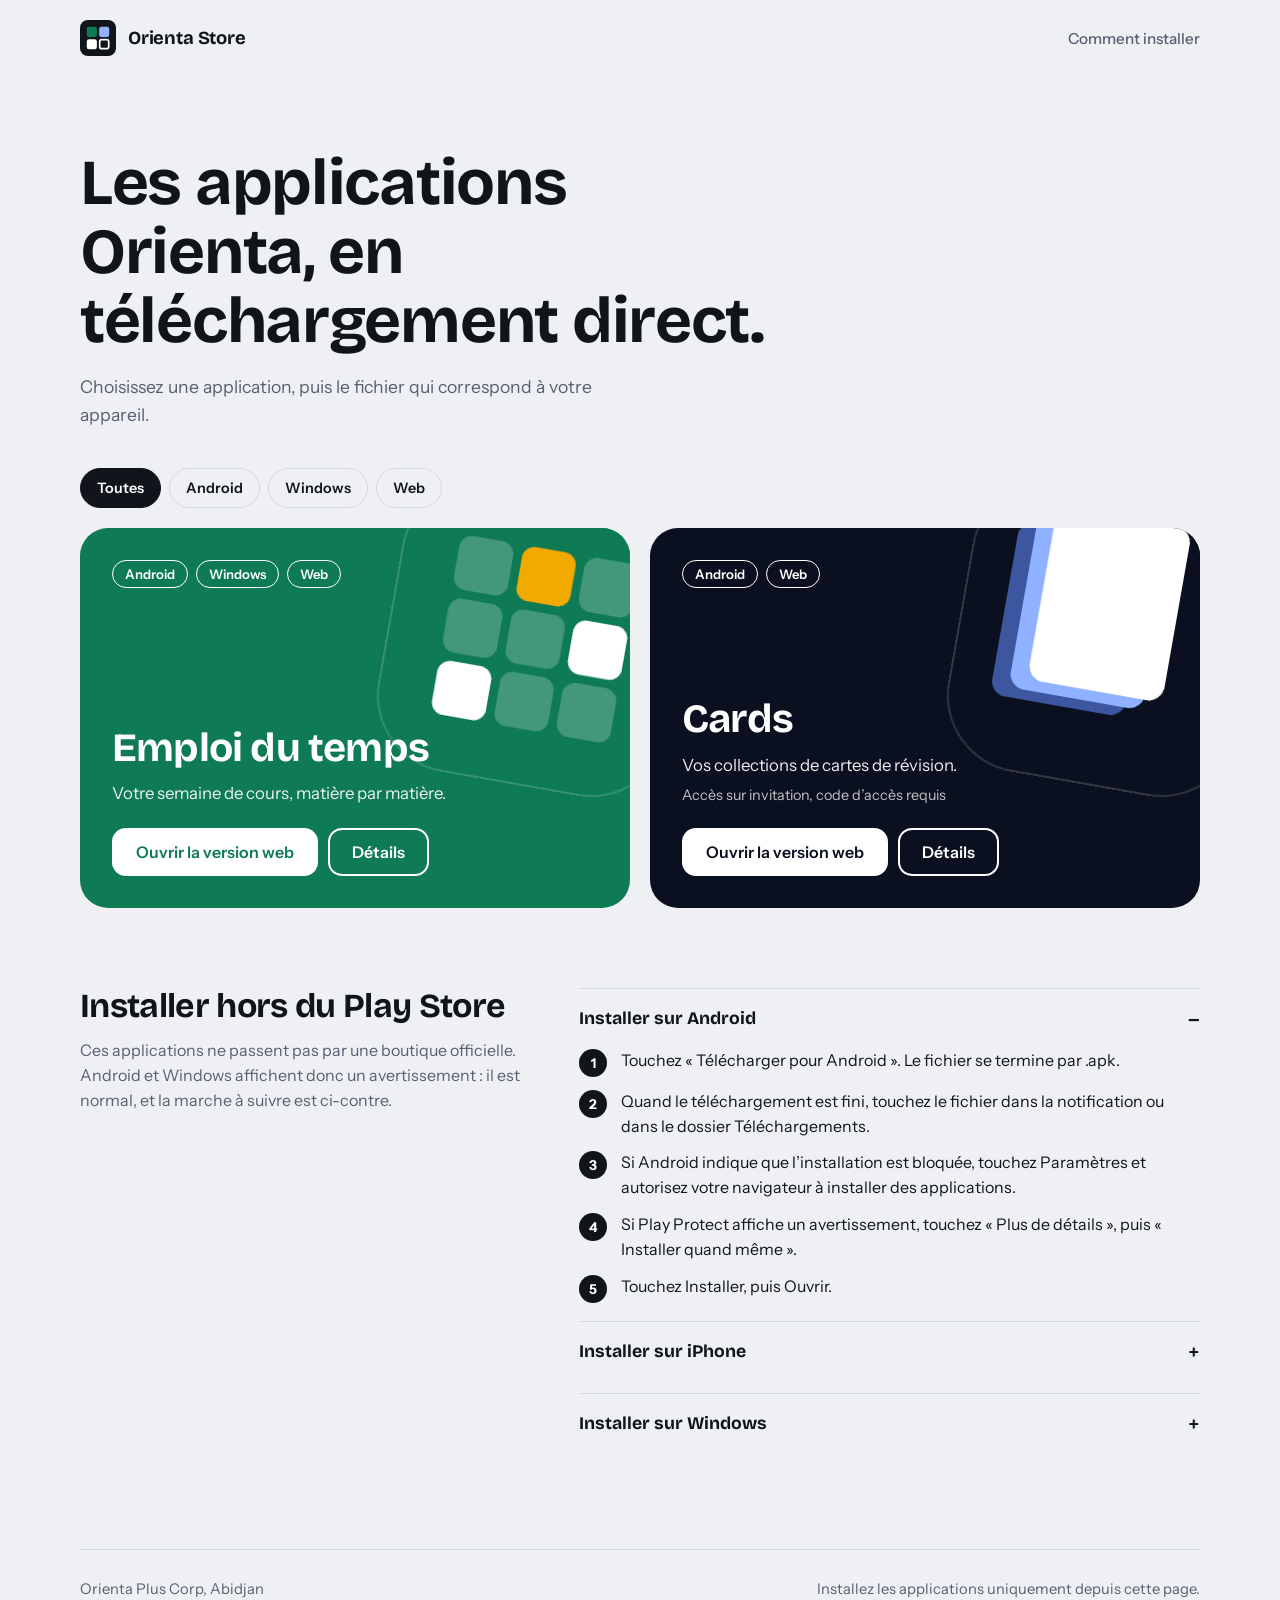
<file: index.html>
<!doctype html>
<html lang="fr">
<head>
  <meta charset="utf-8">
  <meta name="viewport" content="width=device-width, initial-scale=1, viewport-fit=cover">
  <title>Orienta Store</title>
  <meta name="description" content="Les applications Orienta Plus en téléchargement direct : Android et Windows.">
  <meta name="theme-color" content="#10141B">
  <link rel="icon" href="icons/store.svg" type="image/svg+xml">
  <link rel="stylesheet" href="css/fonts.css">
  <link rel="stylesheet" href="css/store.css">
</head>
<body>
  <div id="app"></div>
  <noscript><p style="padding:24px;font-family:system-ui">Cette page a besoin de JavaScript pour afficher les applications.</p></noscript>
  <script src="js/apps.js"></script>
  <script src="js/store.js"></script>
</body>
</html>
</file>
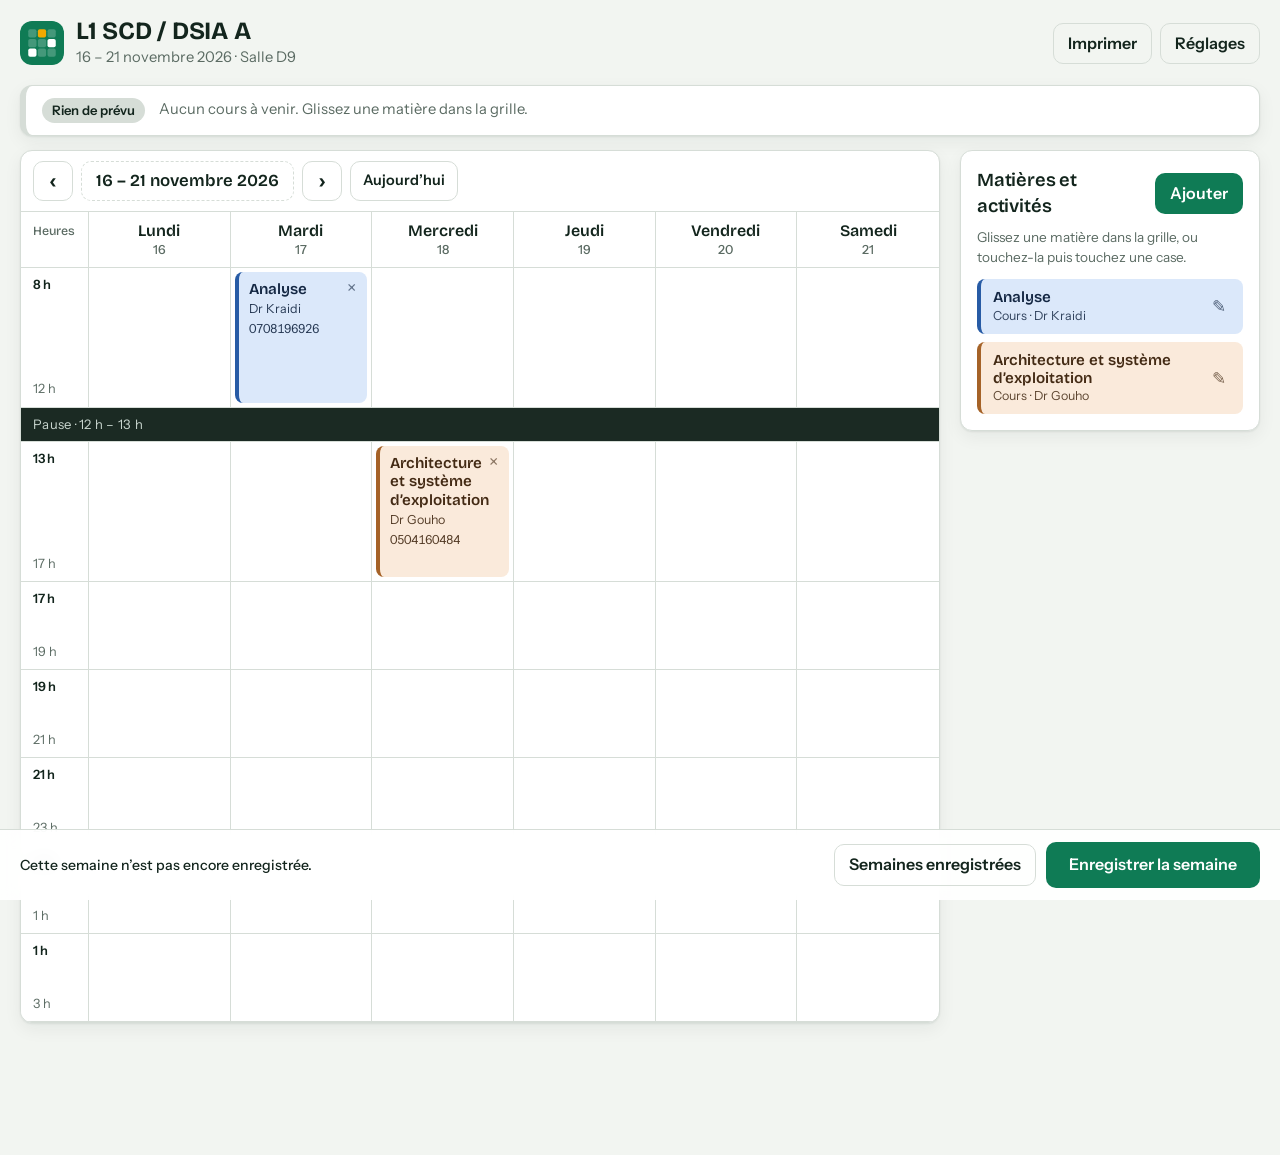
<file: emploi-du-temps/index.html>
<!doctype html>
<html lang="fr">
<head>
  <meta charset="utf-8">
  <meta http-equiv="Content-Security-Policy" content="default-src 'self'; style-src 'self' 'unsafe-inline'; img-src 'self' data: blob:; font-src 'self'; script-src 'self'">
  <meta name="viewport" content="width=device-width, initial-scale=1, viewport-fit=cover">
  <title>Emploi du temps</title>
  <meta name="description" content="Emploi du temps de la semaine avec matières et activités en glisser-déposer.">
  <meta name="theme-color" content="#0F7B55">
  <link rel="manifest" href="manifest.webmanifest">
  <link rel="icon" href="icons/icon.svg" type="image/svg+xml">
  <meta name="apple-mobile-web-app-capable" content="yes">
  <meta name="mobile-web-app-capable" content="yes">
  <meta name="apple-mobile-web-app-title" content="Emploi du temps">
  <meta name="apple-mobile-web-app-status-bar-style" content="default">
  <link rel="apple-touch-icon" href="icons/apple-touch-icon.png">
  <link rel="stylesheet" href="css/fonts.css">
  <link rel="stylesheet" href="css/style.css">
</head>
<body>
  <header class="top">
    <div class="brand">
      <img src="icons/icon.svg" alt="" width="44" height="44">
      <div>
        <h1 id="title">Emploi du temps</h1>
        <p id="subtitle" class="subtitle"></p>
      </div>
    </div>
    <div class="top-actions">
      <button id="btnPrint" type="button" class="ghost">Imprimer</button>
      <button id="btnSettings" type="button" class="ghost">Réglages</button>
    </div>
  </header>

  <section id="banner" class="banner" aria-live="polite"></section>

  <div class="layout">
    <section class="board" aria-label="Emploi du temps de la semaine">
      <div class="weekbar">
        <button id="wkPrev" type="button" class="icon-btn" aria-label="Semaine précédente">‹</button>
        <button id="wkLabel" type="button" class="week-label" aria-label="Changer l’intervalle de la semaine"></button>
        <button id="wkNext" type="button" class="icon-btn" aria-label="Semaine suivante">›</button>
        <button id="wkToday" type="button" class="ghost small">Aujourd’hui</button>
        <button id="wkCopy" type="button" class="ghost small" hidden>Copier la semaine précédente</button>
      </div>
      <div class="board-scroll">
        <div id="grid" class="grid" role="grid"></div>
      </div>
    </section>

    <aside class="library" aria-label="Matières et activités">
      <div class="lib-head">
        <h2>Matières et activités</h2>
        <button id="btnAdd" type="button" class="primary">Ajouter</button>
      </div>
      <p id="hint" class="hint"></p>
      <ul id="list" class="list"></ul>
    </aside>
  </div>

  <!-- Matière / activité -->
  <dialog id="subjectDialog">
    <form id="subjectForm" autocomplete="off">
      <h2 id="sdTitle">Nouvelle matière</h2>
      <label>Nom
        <input name="name" required maxlength="80" placeholder="Ex. Analyse">
      </label>
      <label>Enseignant
        <input name="teacher" maxlength="60" placeholder="Ex. Dr Kraidi">
      </label>
      <label>Téléphone
        <input name="phone" type="tel" inputmode="tel" maxlength="30" placeholder="Ex. 07 08 19 69 26">
      </label>
      <label>Salle
        <input name="room" maxlength="30" placeholder="Ex. D9">
      </label>
      <fieldset>
        <legend>Type</legend>
        <div id="kinds" class="kinds"></div>
      </fieldset>
      <fieldset>
        <legend>Couleur</legend>
        <div id="swatches" class="swatches"></div>
      </fieldset>
      <div class="actions">
        <button id="sdDelete" type="button" class="danger">Supprimer</button>
        <span class="spacer"></span>
        <button id="sdCancel" type="button" class="ghost">Annuler</button>
        <button type="submit" class="primary">Enregistrer</button>
      </div>
    </form>
  </dialog>

  <!-- Réglages -->
  <dialog id="settingsDialog">
    <form id="settingsForm" autocomplete="off">
      <h2>Réglages</h2>
      <label>Classe
        <input name="title" maxlength="60" placeholder="Ex. L1 SCD / DSIA A">
      </label>
      <label>Salle
        <input name="room" maxlength="40" placeholder="Ex. Salle D9">
      </label>
      <div class="data-box">
        <p>Sauvegarde</p>
        <div class="row">
          <button id="btnExport" type="button" class="ghost">Exporter (.json)</button>
          <button id="btnImport" type="button" class="ghost">Importer</button>
          <button id="btnReset" type="button" class="danger">Tout réinitialiser</button>
        </div>
        <input id="fileImport" type="file" accept="application/json,.json" hidden>
      </div>
      <div class="actions">
        <span class="spacer"></span>
        <button id="stCancel" type="button" class="ghost">Annuler</button>
        <button type="submit" class="primary">Enregistrer</button>
      </div>
    </form>
  </dialog>

  <!-- Intervalle de la semaine -->
  <dialog id="weekDialog">
    <form id="weekForm">
      <h2>Intervalle de la semaine</h2>
      <div class="two">
        <label>Du <input type="date" name="start" required></label>
        <label>Au <input type="date" name="end" required></label>
      </div>
      <p class="note">7 jours au maximum. Les colonnes restent lundi → samedi ; les dates s’affichent sous chaque jour.</p>
      <div class="actions">
        <button id="wkDelete" type="button" class="danger">Supprimer cette semaine</button>
        <span class="spacer"></span>
        <button id="wkCancel" type="button" class="ghost">Annuler</button>
        <button type="submit" class="primary">Valider</button>
      </div>
    </form>
  </dialog>

  <!-- Semaines enregistrées -->
  <dialog id="historyDialog">
    <h2>Semaines enregistrées</h2>
    <p class="note">Gardées sur cet appareil uniquement. Pour une copie ailleurs, télécharge le fichier .txt.</p>
    <ul id="savedList" class="saved-list"></ul>
    <div class="actions">
      <span class="spacer"></span>
      <button id="hsClose" type="button" class="ghost">Fermer</button>
    </div>
  </dialog>

  <div class="savebar">
    <span id="saveStatus" class="save-status"></span>
    <button id="btnHistory" type="button" class="ghost">Semaines enregistrées</button>
    <button id="btnSave" type="button" class="primary">Enregistrer la semaine</button>
  </div>

  <div id="toast" class="toast" role="status" aria-live="polite"></div>

  <script src="js/data.js"></script>
  <script src="js/store.js"></script>
  <script src="js/app.js"></script>
</body>
</html>
</file>
<file: css/fonts.css>
/* Polices embarquées : l'appli fonctionne sans Internet. */
@font-face { font-family: 'Bricolage Grotesque'; font-weight: 200 800; font-display: swap;
  src: url(../fonts/bricolage-grotesque-latin-ext-wght-normal.woff2) format('woff2');
  unicode-range: U+0100-02BA,U+02BD-02C5,U+02C7-02CC,U+02CE-02D7,U+02DD-02FF,U+0304,U+0308,U+0329,U+1D00-1DBF,U+1E00-1E9F,U+1EF2-1EFF,U+2020,U+20A0-20AB,U+20AD-20C0,U+2113,U+2C60-2C7F,U+A720-A7FF; }
@font-face { font-family: 'Bricolage Grotesque'; font-weight: 200 800; font-display: swap;
  src: url(../fonts/bricolage-grotesque-latin-wght-normal.woff2) format('woff2');
  unicode-range: U+0000-00FF,U+0131,U+0152-0153,U+02BB-02BC,U+02C6,U+02DA,U+02DC,U+0304,U+0308,U+0329,U+2000-206F,U+20AC,U+2122,U+2191,U+2193,U+2212,U+2215,U+FEFF,U+FFFD; }
@font-face { font-family: 'Instrument Sans'; font-weight: 400 700; font-display: swap;
  src: url(../fonts/instrument-sans-latin-ext-wght-normal.woff2) format('woff2');
  unicode-range: U+0100-02BA,U+02BD-02C5,U+02C7-02CC,U+02CE-02D7,U+02DD-02FF,U+0304,U+0308,U+0329,U+1D00-1DBF,U+1E00-1E9F,U+1EF2-1EFF,U+2020,U+20A0-20AB,U+20AD-20C0,U+2113,U+2C60-2C7F,U+A720-A7FF; }
@font-face { font-family: 'Instrument Sans'; font-weight: 400 700; font-display: swap;
  src: url(../fonts/instrument-sans-latin-wght-normal.woff2) format('woff2');
  unicode-range: U+0000-00FF,U+0131,U+0152-0153,U+02BB-02BC,U+02C6,U+02DA,U+02DC,U+0304,U+0308,U+0329,U+2000-206F,U+20AC,U+2122,U+2191,U+2193,U+2212,U+2215,U+FEFF,U+FFFD; }
</file>
<file: css/store.css>
:root {
  --bg: #EEF0F3;
  --surface: #FFFFFF;
  --ink: #10141B;
  --muted: #566070;
  --line: #D6DAE1;
  --focus: #2B59E0;
  --font-display: 'Bricolage Grotesque', 'Segoe UI', system-ui, sans-serif;
  --font-body: 'Instrument Sans', 'Segoe UI', system-ui, sans-serif;
  --gutter: clamp(16px, 4vw, 40px);
  color-scheme: light;
}
* { box-sizing: border-box; }
html { -webkit-text-size-adjust: 100%; }
body {
  margin: 0; background: var(--bg); color: var(--ink);
  font: 400 1rem/1.55 var(--font-body);
  -webkit-font-smoothing: antialiased;
}
h1, h2, h3 { font-family: var(--font-display); margin: 0; line-height: 1.08; letter-spacing: -.02em; }
a { color: inherit; }
img { display: block; max-width: 100%; }
:focus-visible { outline: 3px solid var(--focus); outline-offset: 3px; border-radius: 6px; }
main:focus, main:focus-visible { outline: none; }

.wrap { width: min(1120px, 100% - 2 * var(--gutter)); margin-inline: auto; }

/* ---- barre du haut ---- */
.bar { display: flex; align-items: center; justify-content: space-between; gap: 16px; padding-block: 20px; }
.brand { display: inline-flex; align-items: center; gap: 12px; text-decoration: none; font: 700 1.15rem var(--font-display); letter-spacing: -.01em; }
.brand img { width: 36px; height: 36px; }
.bar nav a { font-weight: 500; font-size: .95rem; color: var(--muted); text-decoration: none; padding: 8px 0; }
.bar nav a:hover { color: var(--ink); text-decoration: underline; text-underline-offset: 4px; }

/* ---- accueil ---- */
.hero { padding: clamp(28px, 6vw, 72px) 0 clamp(24px, 4vw, 40px); }
.hero h1 { font-size: clamp(2.1rem, 6vw, 4rem); font-weight: 700; max-width: 17ch; }
.hero p { margin: 18px 0 0; max-width: 46ch; font-size: 1.1rem; color: var(--muted); }
.hero .device { color: var(--ink); font-weight: 600; }

.tools { display: flex; flex-wrap: wrap; align-items: center; gap: 10px; margin-bottom: 20px; }
.chips { display: flex; flex-wrap: wrap; gap: 8px; }
.chip {
  font: 600 .9rem var(--font-body); padding: 9px 16px; min-height: 40px; border-radius: 999px;
  border: 1.5px solid var(--line); background: transparent; color: var(--ink); cursor: pointer;
}
.chip[aria-pressed="true"] { background: var(--ink); border-color: var(--ink); color: #fff; }
.search { margin-left: auto; min-width: min(260px, 100%); font: inherit; padding: 9px 14px; min-height: 40px; border-radius: 999px; border: 1.5px solid var(--line); background: var(--surface); }

.tiles { display: grid; gap: 16px; grid-template-columns: 1fr; }
@media (min-width: 760px) { .tiles { grid-template-columns: 1fr 1fr; gap: 20px; } }

.tile {
  position: relative; overflow: hidden; isolation: isolate;
  min-height: 380px; padding: clamp(22px, 3vw, 32px);
  border-radius: 28px; background: var(--app); color: var(--app-ink);
  display: flex; flex-direction: column; justify-content: space-between; gap: 40px;
}
.tile .big {
  position: absolute; z-index: -1; pointer-events: none;
  width: clamp(200px, 26vw, 290px); aspect-ratio: 1; border-radius: 26%;
  right: -9%; top: -9%; transform: rotate(10deg);
  box-shadow: 0 0 0 2px rgba(255,255,255,.16);
  animation: settle .9s cubic-bezier(.2,.7,.2,1) both;
}
@keyframes settle { from { transform: rotate(24deg) translate(30px,-30px); opacity: 0; } to { transform: rotate(10deg); opacity: 1; } }
.tile .badges { display: flex; flex-wrap: wrap; gap: 8px; max-width: 60%; }
.badge { font: 600 .82rem var(--font-body); padding: 5px 12px; border-radius: 999px; border: 1.5px solid currentColor; }
.tile h2 { font-size: clamp(1.9rem, 3.6vw, 2.5rem); }
.tile h2 a { text-decoration: none; }
.tile h2 a::after { content: ''; position: absolute; inset: 0; z-index: 0; }
.tile h2 a:focus-visible { outline: none; }
.tile:has(h2 a:focus-visible) { outline: 3px solid var(--focus); outline-offset: 3px; }
.tile .tag { margin: 10px 0 0; max-width: 32ch; opacity: .92; font-size: 1.05rem; }
.tile .meta { margin: 6px 0 0; font-size: .9rem; opacity: .75; }
.actions { position: relative; z-index: 1; display: flex; flex-wrap: wrap; gap: 10px; margin-top: 22px; }

.btn {
  display: inline-flex; align-items: center; justify-content: center; gap: 8px;
  font: 600 1rem var(--font-body); min-height: 48px; padding: 12px 22px; border-radius: 14px;
  text-decoration: none; border: 2px solid transparent; cursor: pointer;
}
.btn-main { background: #fff; color: var(--app); }
.btn-ghost { border-color: currentColor; color: inherit; background: transparent; }
.btn-ink { background: var(--ink); color: #fff; }
.btn[aria-disabled="true"] { opacity: .6; cursor: default; }

/* ---- aide à l'installation ---- */
.help { margin-top: clamp(40px, 7vw, 80px); display: grid; gap: 28px; grid-template-columns: 1fr; }
@media (min-width: 860px) { .help { grid-template-columns: 5fr 7fr; gap: 56px; } }
.help h2 { font-size: clamp(1.6rem, 3vw, 2.1rem); }
.help .why { color: var(--muted); max-width: 40ch; margin: 14px 0 0; }
.steps-block + .steps-block { margin-top: 12px; }
details.steps-block { border-top: 1.5px solid var(--line); }
details.steps-block summary, .steps-block > h3 { font: 700 1.1rem var(--font-display); padding: 16px 0; cursor: pointer; list-style: none; display: flex; justify-content: space-between; align-items: center; }
details.steps-block summary::-webkit-details-marker { display: none; }
details.steps-block summary::after { content: '+'; font-size: 1.4rem; font-weight: 500; }
details.steps-block[open] summary::after { content: '–'; }
.steps { margin: 0 0 18px; padding-left: 0; list-style: none; counter-reset: s; display: grid; gap: 12px; }
.steps li { counter-increment: s; display: grid; grid-template-columns: 30px 1fr; gap: 12px; max-width: 60ch; }
.steps li::before { content: counter(s); width: 28px; height: 28px; border-radius: 50%; background: var(--ink); color: #fff; font: 700 .85rem var(--font-body); display: grid; place-items: center; margin-top: 1px; }

footer { margin-top: clamp(48px, 8vw, 96px); padding: 28px 0 40px; border-top: 1.5px solid var(--line); color: var(--muted); font-size: .92rem; display: flex; flex-wrap: wrap; gap: 8px 24px; justify-content: space-between; }
.empty { padding: 48px 0; color: var(--muted); }

/* ---- page d'une application ---- */
.apphead { background: var(--app); color: var(--app-ink); }
.apphead .bar .brand, .apphead .bar nav a { color: var(--app-ink); }
.apphead .bar nav a { opacity: .85; }
.apphead .hd { display: grid; gap: 24px; padding: 20px 0 clamp(32px, 5vw, 56px); grid-template-columns: 1fr; align-items: end; }
@media (min-width: 760px) { .apphead .hd { grid-template-columns: auto 1fr; gap: 36px; } }
.apphead .icon { width: clamp(96px, 16vw, 148px); aspect-ratio: 1; border-radius: 26%; box-shadow: 0 0 0 2px rgba(255,255,255,.2); }
.apphead h1 { font-size: clamp(2.2rem, 5.5vw, 3.8rem); }
.apphead .tag { margin: 10px 0 0; font-size: 1.15rem; max-width: 40ch; opacity: .92; }
.apphead .facts { margin: 14px 0 0; display: flex; flex-wrap: wrap; gap: 6px 22px; font-size: .95rem; opacity: .85; }
.apphead .actions { margin-top: 24px; }
.back { display: inline-block; padding: 14px 0 0; font-weight: 600; text-decoration: none; opacity: .9; }
.back:hover { text-decoration: underline; text-underline-offset: 4px; }

.body { display: grid; gap: clamp(32px, 5vw, 56px); padding-top: clamp(28px, 5vw, 56px); grid-template-columns: 1fr; }
@media (min-width: 900px) { .body { grid-template-columns: 7fr 5fr; gap: 64px; } }
.body h2 { font-size: 1.5rem; margin-bottom: 14px; }
.body p { margin: 0; max-width: 62ch; }
.features { margin: 18px 0 0; padding: 0; list-style: none; display: grid; gap: 10px; max-width: 62ch; }
.features li { padding-left: 22px; position: relative; }
.features li::before { content: ''; position: absolute; left: 0; top: .6em; width: 10px; height: 10px; border-radius: 3px; background: var(--app); }
.body .note { margin-top: 22px; padding: 14px 16px; border-radius: 14px; background: var(--surface); border: 1.5px solid var(--line); max-width: 62ch; font-size: .95rem; }
.body .note.access { border-color: var(--app); }

.shots { margin-top: clamp(28px, 4vw, 44px); display: flex; gap: 16px; overflow-x: auto; scroll-snap-type: x proximity; padding-bottom: 10px; align-items: flex-start; }
.shots img { border-radius: 18px; border: 1.5px solid var(--line); background: var(--surface); scroll-snap-align: start; flex: none; }
.shots img.mobile { height: min(460px, 62vh); width: auto; }
.shots img.bureau { height: min(300px, 40vh); width: auto; }

.files { display: grid; gap: 10px; margin: 0; padding: 0; list-style: none; }
.file { display: flex; flex-wrap: wrap; align-items: center; justify-content: space-between; gap: 10px 16px; padding: 14px 16px; background: var(--surface); border: 1.5px solid var(--line); border-radius: 16px; }
.file strong { display: block; font-weight: 600; }
.file small { color: var(--muted); }
.file .btn { min-height: 42px; padding: 8px 18px; }
.side h2 + .files { margin-bottom: 36px; }
.help-line { margin-top: 22px; font-size: .95rem; color: var(--muted); }

@media (prefers-reduced-motion: reduce) { .tile .big { animation: none; } }
@media print { .tile .big { display: none; } }

/* téléphone : à garder en dernier pour l'emporter sur les règles de base */
@media (max-width: 759px) {
  .tile { min-height: 420px; }
  .tile .big { width: 150px; right: -28px; top: -22px; }
}
</file>
<file: emploi-du-temps/css/fonts.css>
/* Polices embarquées : l'appli fonctionne sans Internet. */
@font-face { font-family: 'Bricolage Grotesque'; font-weight: 200 800; font-display: swap;
  src: url(../fonts/bricolage-grotesque-latin-ext-wght-normal.woff2) format('woff2');
  unicode-range: U+0100-02BA,U+02BD-02C5,U+02C7-02CC,U+02CE-02D7,U+02DD-02FF,U+0304,U+0308,U+0329,U+1D00-1DBF,U+1E00-1E9F,U+1EF2-1EFF,U+2020,U+20A0-20AB,U+20AD-20C0,U+2113,U+2C60-2C7F,U+A720-A7FF; }
@font-face { font-family: 'Bricolage Grotesque'; font-weight: 200 800; font-display: swap;
  src: url(../fonts/bricolage-grotesque-latin-wght-normal.woff2) format('woff2');
  unicode-range: U+0000-00FF,U+0131,U+0152-0153,U+02BB-02BC,U+02C6,U+02DA,U+02DC,U+0304,U+0308,U+0329,U+2000-206F,U+20AC,U+2122,U+2191,U+2193,U+2212,U+2215,U+FEFF,U+FFFD; }
@font-face { font-family: 'Instrument Sans'; font-weight: 400 700; font-display: swap;
  src: url(../fonts/instrument-sans-latin-ext-wght-normal.woff2) format('woff2');
  unicode-range: U+0100-02BA,U+02BD-02C5,U+02C7-02CC,U+02CE-02D7,U+02DD-02FF,U+0304,U+0308,U+0329,U+1D00-1DBF,U+1E00-1E9F,U+1EF2-1EFF,U+2020,U+20A0-20AB,U+20AD-20C0,U+2113,U+2C60-2C7F,U+A720-A7FF; }
@font-face { font-family: 'Instrument Sans'; font-weight: 400 700; font-display: swap;
  src: url(../fonts/instrument-sans-latin-wght-normal.woff2) format('woff2');
  unicode-range: U+0000-00FF,U+0131,U+0152-0153,U+02BB-02BC,U+02C6,U+02DA,U+02DC,U+0304,U+0308,U+0329,U+2000-206F,U+20AC,U+2122,U+2191,U+2193,U+2212,U+2215,U+FEFF,U+FFFD; }
</file>
<file: emploi-du-temps/css/style.css>
/* ---------- Jetons ---------- */
:root {
  --bg: #F2F5F1;
  --surface: #FFFFFF;
  --ink: #13251D;
  --muted: #5B6B63;
  --line: #D6DDD7;
  --primary: #0F7B55;
  --primary-ink: #FFFFFF;
  --amber: #F2A900;
  --today: #FFF6DC;
  --pause: #1B2A23;
  --pause-ink: #C9D6CF;
  --danger: #B3261E;
  --radius: 12px;
  --shadow: 0 1px 2px rgba(19, 37, 29, .08), 0 6px 18px rgba(19, 37, 29, .06);
  --font-display: 'Bricolage Grotesque', 'Segoe UI', system-ui, sans-serif;
  --font-body: 'Instrument Sans', 'Segoe UI', system-ui, sans-serif;
  color-scheme: light dark;
}
@media (prefers-color-scheme: dark) {
  :root {
    --bg: #0E1713;
    --surface: #16231D;
    --ink: #E6EEE9;
    --muted: #93A59B;
    --line: #27382F;
    --primary: #3FBF8C;
    --primary-ink: #06231A;
    --today: #2A2713;
    --pause: #070D0A;
    --pause-ink: #8FA399;
    --danger: #F2837C;
    --shadow: 0 1px 2px rgba(0, 0, 0, .4);
  }
}

/* Teinte d'une matière : --h (0-360) */
.tone {
  --bgc: hsl(var(--h) 75% 92%);
  --fgc: hsl(var(--h) 55% 17%);
  --lnc: hsl(var(--h) 62% 40%);
}
@media (prefers-color-scheme: dark) {
  .tone {
    --bgc: hsl(var(--h) 38% 20%);
    --fgc: hsl(var(--h) 60% 90%);
    --lnc: hsl(var(--h) 60% 62%);
  }
}

/* ---------- Base ---------- */
* { box-sizing: border-box; }
html { -webkit-text-size-adjust: 100%; }
body {
  margin: 0;
  background: var(--bg);
  color: var(--ink);
  font: 400 16px/1.45 var(--font-body);
  padding: env(safe-area-inset-top) env(safe-area-inset-right) env(safe-area-inset-bottom) env(safe-area-inset-left);
}
h1, h2 { font-family: var(--font-display); margin: 0; letter-spacing: -.01em; }
button, input { font: inherit; color: inherit; }
button { cursor: pointer; }
:focus-visible { outline: 3px solid var(--amber); outline-offset: 2px; }
body.is-dragging { user-select: none; -webkit-user-select: none; cursor: grabbing; }

/* ---------- En-tête ---------- */
.top {
  max-width: 1280px; margin: 0 auto;
  padding: 18px 20px 10px;
  display: flex; align-items: center; justify-content: space-between; gap: 12px;
}
.brand { display: flex; align-items: center; gap: 12px; min-width: 0; }
.brand img { border-radius: 12px; flex: none; }
.brand h1 { font-size: 1.55rem; font-weight: 700; line-height: 1.1; }
.subtitle { margin: 2px 0 0; color: var(--muted); font-size: .92rem; }
.top-actions { display: flex; gap: 8px; flex: none; }

/* ---------- Boutons ---------- */
.primary, .ghost, .danger {
  border-radius: 10px; padding: 8px 14px; border: 1px solid transparent; font-weight: 600; min-height: 40px;
}
.primary { background: var(--primary); color: var(--primary-ink); }
.primary:hover { filter: brightness(1.08); }
.ghost { background: transparent; border-color: var(--line); color: var(--ink); }
.ghost:hover { background: color-mix(in srgb, var(--ink) 6%, transparent); }
.danger { background: transparent; color: var(--danger); border-color: color-mix(in srgb, var(--danger) 40%, transparent); }
.danger:hover { background: color-mix(in srgb, var(--danger) 10%, transparent); }

/* ---------- Bandeau « prochain cours » ---------- */
.banner {
  max-width: 1280px; margin: 6px auto 14px; padding: 0 20px;
}
.banner .card {
  display: flex; align-items: center; gap: 14px;
  background: var(--surface); border: 1px solid var(--line); border-radius: var(--radius);
  padding: 12px 16px; box-shadow: var(--shadow);
  border-left: 6px solid var(--lnc, var(--line));
}
.banner .pill {
  flex: none; font-weight: 600; font-size: .82rem; padding: 3px 10px; border-radius: 999px;
  background: var(--bgc, var(--line)); color: var(--fgc, var(--ink));
}
.banner .pill.live { background: var(--amber); color: #2B1E00; }
.banner strong { font-family: var(--font-display); font-size: 1.1rem; font-weight: 600; }
.banner .when { color: var(--muted); font-size: .92rem; }
.banner .txt { display: flex; flex-wrap: wrap; align-items: baseline; gap: 2px 12px; min-width: 0; }

/* ---------- Mise en page ---------- */
.layout {
  max-width: 1280px; margin: 0 auto; padding: 0 20px 48px;
  display: grid; grid-template-columns: minmax(0, 1fr) 300px; gap: 20px; align-items: start;
}
.board {
  background: var(--surface); border: 1px solid var(--line); border-radius: var(--radius);
  box-shadow: var(--shadow); overflow: hidden;
}
.board-scroll { overflow-x: auto; overscroll-behavior-x: contain; }

/* ---------- Grille ---------- */
.grid {
  display: grid;
  grid-template-columns: 68px repeat(6, minmax(112px, 1fr));
  min-width: 760px;
}
.corner, .dayhead, .hour, .cell, .pause { border-bottom: 1px solid var(--line); }
.corner, .dayhead {
  padding: 10px 8px; background: var(--surface); font-family: var(--font-display); font-weight: 600;
  text-align: center; border-right: 1px solid var(--line);
}
.corner { color: var(--muted); font-size: .78rem; font-weight: 500; text-align: left; padding-left: 12px; }
.dayhead { display: flex; flex-direction: column; align-items: center; justify-content: center; line-height: 1.15; }
.dayhead .short { display: none; }
.dayhead .dnum { font: 500 .78rem var(--font-body); color: var(--muted); margin-top: 2px; }
.dayhead.today { background: var(--today); box-shadow: inset 0 -3px 0 var(--amber); }
.dayhead.last, .cell.last { border-right: 0; }

.hour {
  position: sticky; left: 0; z-index: 2; background: var(--surface);
  border-right: 1px solid var(--line);
  display: flex; flex-direction: column; justify-content: space-between;
  padding: 8px 8px 8px 12px; font-size: .8rem; color: var(--muted); min-height: 88px;
}
.hour b { color: var(--ink); font-weight: 600; }
.hour.tall { min-height: 140px; }
.corner { position: sticky; left: 0; z-index: 3; }

.cell { padding: 4px; border-right: 1px solid var(--line); min-height: 88px; position: relative; display: flex; flex-direction: column; }
.cell.tall { min-height: 140px; }
.cell.today { background: var(--today); }
.cell.over {
  outline: 2px dashed var(--primary); outline-offset: -4px;
  background: color-mix(in srgb, var(--primary) 12%, var(--surface));
}
body.has-selection .cell.empty { cursor: copy; }
body.has-selection .cell.empty:hover {
  outline: 2px dashed var(--primary); outline-offset: -4px;
}

.pause {
  grid-column: 1 / -1; background: var(--pause); color: var(--pause-ink);
  font-size: .82rem; letter-spacing: .02em; padding: 7px 12px;
}
.pause span { position: sticky; left: 12px; }

/* Bloc placé dans la grille */
.placed {
  flex: 1; position: relative; cursor: grab;
  background: var(--bgc); color: var(--fgc);
  border-left: 4px solid var(--lnc); border-radius: 8px;
  padding: 8px 26px 8px 10px; display: flex; flex-direction: column; gap: 2px;
  -webkit-touch-callout: none; user-select: none; -webkit-user-select: none;
}
.placed strong { font-family: var(--font-display); font-size: .95rem; font-weight: 600; line-height: 1.2; }
.placed .t, .placed .ph, .placed .rm { font-size: .78rem; opacity: .9; }
.placed .ph { color: inherit; text-decoration: none; font-variant-numeric: tabular-nums; }
.placed .ph:hover { text-decoration: underline; }
.placed .x {
  position: absolute; top: 4px; right: 4px; width: 24px; height: 24px; border-radius: 6px;
  border: 0; background: transparent; color: inherit; font-size: 1.1rem; line-height: 1; opacity: .6;
}
.placed .x:hover { opacity: 1; background: color-mix(in srgb, currentColor 14%, transparent); }
.dragging { opacity: .35; }

.ghost-drag {
  position: fixed; left: 0; top: 0; z-index: 100; pointer-events: none;
  box-shadow: 0 12px 28px rgba(0, 0, 0, .28); transform-origin: center; rotate: -2deg;
  max-width: 260px;
}

/* ---------- Bibliothèque ---------- */
.library {
  background: var(--surface); border: 1px solid var(--line); border-radius: var(--radius);
  box-shadow: var(--shadow); padding: 16px; position: sticky; top: 12px;
}
.library.over { outline: 2px dashed var(--danger); outline-offset: -4px; }
.lib-head { display: flex; align-items: center; justify-content: space-between; gap: 10px; }
.lib-head h2 { font-size: 1.15rem; font-weight: 600; }
.hint { color: var(--muted); font-size: .85rem; margin: 8px 0 12px; }
.hint.active { color: var(--ink); font-weight: 500; }
.list { list-style: none; margin: 0; padding: 0; display: grid; gap: 8px; max-height: 60vh; overflow-y: auto; }
.empty-list { color: var(--muted); font-size: .9rem; padding: 12px 0; }

.chip {
  display: flex; align-items: center; gap: 8px;
  background: var(--bgc); color: var(--fgc); border-left: 4px solid var(--lnc);
  border-radius: 8px; padding: 9px 6px 9px 12px; cursor: grab;
  -webkit-touch-callout: none; user-select: none; -webkit-user-select: none;
}
.chip.selected { outline: 3px solid var(--primary); outline-offset: 1px; }
.chip .main { flex: 1; min-width: 0; display: flex; flex-direction: column; }
.chip strong { font-family: var(--font-display); font-weight: 600; font-size: .95rem; line-height: 1.2; }
.chip .meta { font-size: .78rem; opacity: .85; }
.chip .edit {
  flex: none; width: 36px; height: 36px; border-radius: 8px; border: 0; background: transparent;
  color: inherit; font-size: 1.05rem; opacity: .7;
}
.chip .edit:hover { opacity: 1; background: color-mix(in srgb, currentColor 14%, transparent); }

/* ---------- Dialogues ---------- */
dialog {
  border: 1px solid var(--line); border-radius: 16px; padding: 22px; width: min(440px, calc(100vw - 24px));
  background: var(--surface); color: var(--ink); box-shadow: 0 24px 60px rgba(0, 0, 0, .3);
}
dialog::backdrop { background: rgba(8, 16, 12, .5); }
dialog h2 { font-size: 1.3rem; font-weight: 700; margin-bottom: 14px; }
dialog label { display: block; font-size: .88rem; font-weight: 500; margin-bottom: 12px; }
dialog input:not([type=radio]):not([type=file]) {
  display: block; width: 100%; margin-top: 4px; padding: 9px 11px; border-radius: 9px;
  border: 1px solid var(--line); background: var(--bg);
}
dialog input:focus-visible { outline-offset: 0; border-color: var(--primary); }
fieldset { border: 0; padding: 0; margin: 0 0 12px; }
legend { font-size: .88rem; font-weight: 500; padding: 0; margin-bottom: 6px; }
label.inline { display: inline-flex; align-items: center; gap: 6px; margin-right: 16px; font-weight: 400; font-size: .95rem; }
.swatches { display: flex; flex-wrap: wrap; gap: 10px; }
.swatches label { margin: 0; position: relative; }
.swatches input { position: absolute; opacity: 0; inset: 0; }
.swatches span {
  display: block; width: 34px; height: 34px; border-radius: 50%;
  background: hsl(var(--h) 62% 48%); border: 3px solid var(--surface); box-shadow: 0 0 0 1px var(--line);
}
.swatches input:checked + span { box-shadow: 0 0 0 3px var(--ink); }
.swatches input:focus-visible + span { box-shadow: 0 0 0 3px var(--amber); }
.actions { display: flex; align-items: center; gap: 8px; margin-top: 18px; }
.spacer { flex: 1; }
.data-box { border: 1px solid var(--line); border-radius: 12px; padding: 12px; margin-top: 4px; }
.data-box p { margin: 0 0 8px; font-size: .88rem; font-weight: 500; }
.data-box .row { display: flex; flex-wrap: wrap; gap: 8px; }

/* ---------- Toast ---------- */
.toast {
  position: fixed; left: 50%; bottom: calc(20px + env(safe-area-inset-bottom)); transform: translate(-50%, 20px);
  background: var(--ink); color: var(--bg); padding: 10px 16px; border-radius: 10px; font-size: .92rem;
  opacity: 0; pointer-events: none; transition: opacity .2s, transform .2s; z-index: 200; max-width: calc(100vw - 32px);
}
.toast.show { opacity: 1; transform: translate(-50%, 0); }

/* ---------- Mobile ---------- */
@media (max-width: 900px) {
  .layout { grid-template-columns: minmax(0, 1fr); }
  .library { order: -1; position: static; }
  .list { max-height: 220px; }
  .top { padding-top: 14px; }
  .brand h1 { font-size: 1.3rem; }
  .top-actions .ghost { padding: 8px 10px; }
  #btnPrint { display: none; }
}
@media (max-width: 520px) {
  .top, .banner, .layout { padding-left: 12px; padding-right: 12px; }
  .dayhead .full { display: none; }
  .dayhead .short { display: inline; }
  .banner .card { padding: 10px 12px; gap: 10px; }
}

@media (prefers-reduced-motion: reduce) {
  * { transition: none !important; }
}

/* ---------- Impression ---------- */
@page { size: A4 landscape; margin: 12mm; }
@media print {
  body { background: #fff; color: #000; }
  .top-actions, .library, .banner, .placed .x, .toast { display: none !important; }
  .layout { display: block; padding: 0; max-width: none; }
  .board { box-shadow: none; border-color: #999; }
  .board-scroll { overflow: visible; }
  .grid { min-width: 0; }
  .dayhead.today, .cell.today { background: transparent; box-shadow: none; }
  * { -webkit-print-color-adjust: exact; print-color-adjust: exact; }
}

/* ---------- Barre de semaine ---------- */
.weekbar {
  display: flex; align-items: center; gap: 8px; flex-wrap: wrap;
  padding: 10px 12px; border-bottom: 1px solid var(--line);
}
.icon-btn {
  width: 40px; height: 40px; border-radius: 10px; border: 1px solid var(--line); background: transparent;
  font-size: 1.4rem; line-height: 1; font-weight: 600;
}
.icon-btn:hover, .week-label:hover { background: color-mix(in srgb, var(--ink) 6%, transparent); }
.week-label {
  border: 1px dashed var(--line); background: transparent; border-radius: 10px; min-height: 40px; padding: 6px 14px;
  font: 600 1.05rem var(--font-display);
}
.ghost.small { min-height: 40px; padding: 6px 12px; font-size: .9rem; }
.weekbar [hidden] { display: none; }

/* ---------- Barre d'enregistrement ---------- */
body { padding-bottom: calc(84px + env(safe-area-inset-bottom)); }
.savebar {
  position: fixed; left: 0; right: 0; bottom: 0; z-index: 50;
  display: flex; align-items: center; justify-content: flex-end; gap: 10px;
  padding: 12px 20px calc(12px + env(safe-area-inset-bottom));
  background: color-mix(in srgb, var(--surface) 92%, transparent); backdrop-filter: blur(8px);
  border-top: 1px solid var(--line);
}
.save-status { flex: 1; font-size: .88rem; color: var(--muted); min-width: 0; }
.save-status.dirty { color: var(--ink); font-weight: 500; }
.savebar .primary { min-height: 46px; padding: 8px 22px; }

.two { display: grid; grid-template-columns: 1fr 1fr; gap: 10px; }
.note { color: var(--muted); font-size: .85rem; margin: 0 0 8px; }
.saved-list { list-style: none; margin: 10px 0 0; padding: 0; display: grid; gap: 8px; max-height: 50vh; overflow-y: auto; }
.saved-list li {
  border: 1px solid var(--line); border-radius: 12px; padding: 10px 12px;
  display: flex; flex-wrap: wrap; align-items: center; gap: 8px 10px;
}
.saved-list .info { flex: 1; min-width: 160px; }
.saved-list strong { font-family: var(--font-display); font-weight: 600; display: block; }
.saved-list small { color: var(--muted); }
.saved-list .row { display: flex; gap: 6px; flex-wrap: wrap; }
.saved-list .row button { min-height: 36px; padding: 4px 10px; font-size: .88rem; }
.toast { bottom: calc(90px + env(safe-area-inset-bottom)); }

@media (max-width: 520px) {
  .savebar { padding-left: 12px; padding-right: 12px; gap: 8px; }
  .save-status { display: none; }
  .savebar .ghost, .savebar .primary { flex: 1; padding-left: 8px; padding-right: 8px; }
  .weekbar { padding: 8px; }
}
@media print {
  .savebar, .weekbar { display: none !important; }
  body { padding-bottom: 0; }
}

.kinds { display: flex; flex-wrap: wrap; gap: 4px 0; }
</file>
